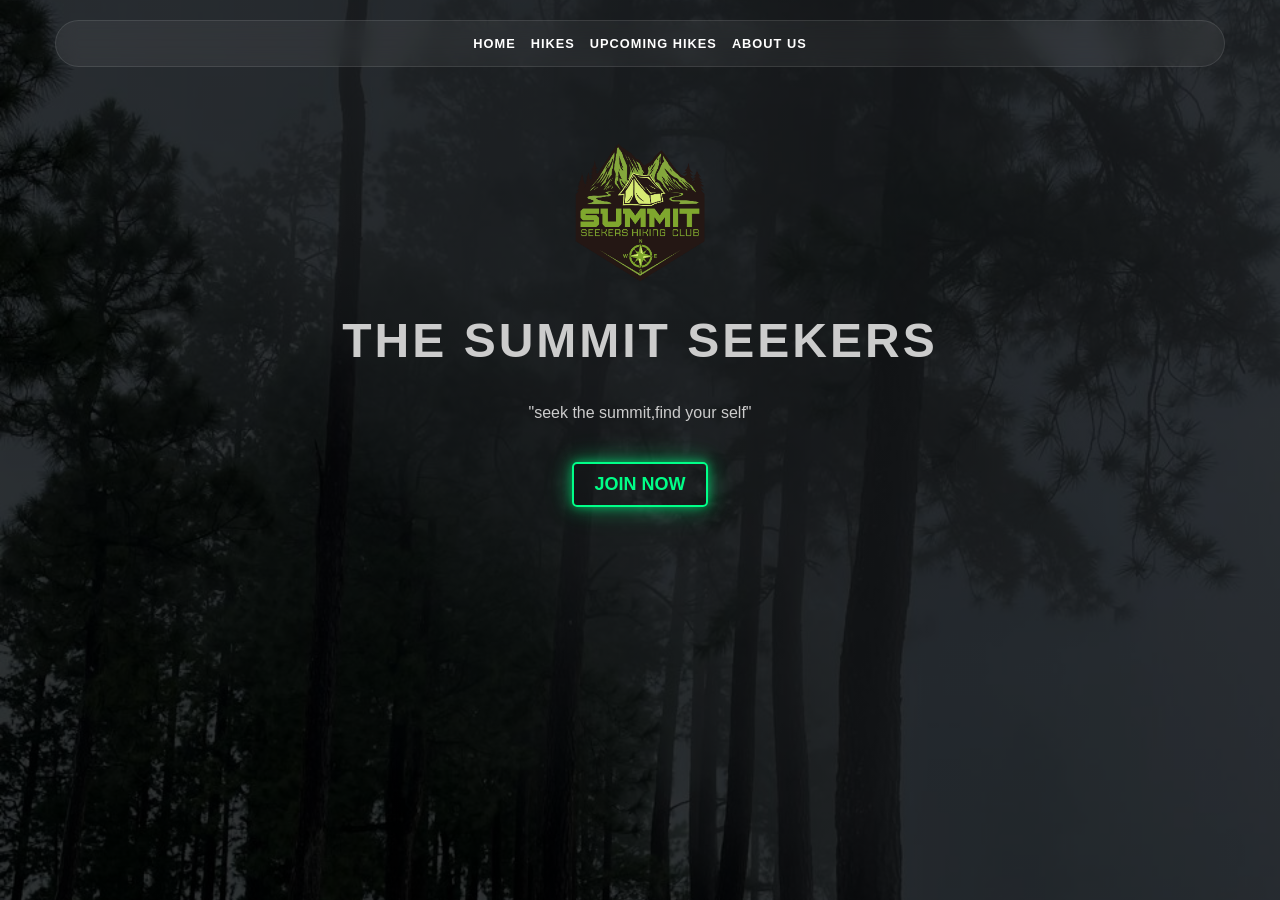
<file: index.html>
<!DOCTYPE html>
<html>
<head>
	<meta charset="utf-8">
	<meta name="viewport" content="width=device-width, initial-scale=1">
	<title>Summit seekers</title>
	<link rel="stylesheet" href="style.css">
	
</head>
<body id="hike-bg">
<nav>	
<a href="index.html">Home</a>
<a href="hikes.html">Hikes</a>
<a href="upcoming.html">Upcoming Hikes</a>
<a href="about.html">About us</a>
</nav>
<header>
	<a href="index.html" class="logo-link">
		<img src="summite.png"alt="Summit seekers logo" class="logo-img">
	</a>
	<h1>THE SUMMIT SEEKERS</h1>
	<p>"seek the summit,find your self"</p>
</header>

<a href="https://whatsapp.com/channel/0029VbB2CkIHltYAOKWKo81G" class="glow-button"><span>Join Now</span></a>


<footer>

</footer>















</body>
</html>
</file>
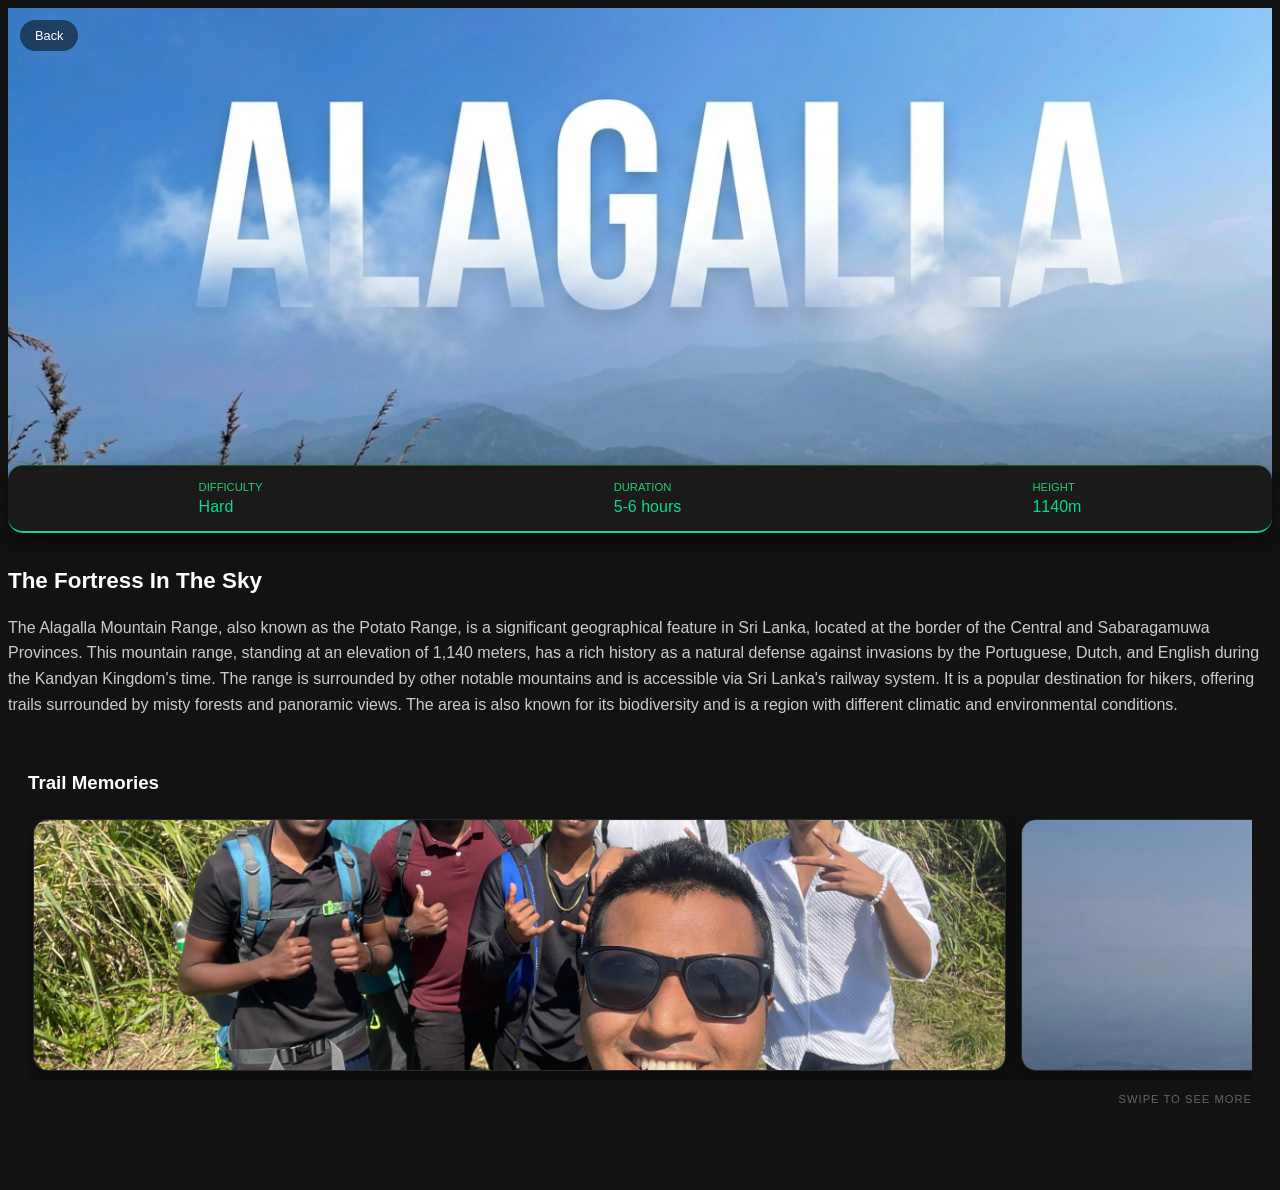
<file: alagalla.html>
<!DOCTYPE html>
<html>
<head>
	<meta charset="utf-8">
	<meta name="viewport" content="width=device-width, initial-scale=1">
	<title>alagalla.seekers</title>
	<link rel="stylesheet" type="text/css" href="style.css">
</head>
<body class="detai-page">
      <a href="hikes.html" class="back-link">Back</a>
	<div class="hero-ala"></div>
	<div
	class="hike-info-container">
		<div class="stats-bar">
			<div class="stat-item">
				<span>Difficulty</span>Hard</div>
				<div
				class="stat-item"><span>Duration</span>5-6 hours</div>
				<div class="stat-item"><span>Height</span>1140m</div>
		</div>
		<section class="description">
			<h3>The Fortress In The Sky</h3>
		 <p>
                 The Alagalla Mountain Range, also known as the Potato Range, is a significant geographical feature in Sri Lanka, located at the border of the Central and Sabaragamuwa Provinces. This mountain range, standing at an elevation of 1,140 meters, has a rich history as a natural defense against invasions by the Portuguese, Dutch, and English during the Kandyan Kingdom's time. The range is surrounded by other notable mountains and is accessible via Sri Lanka's railway system. It is a popular destination for hikers, offering trails surrounded by misty forests and panoramic views. The area is also known for its biodiversity and is a region with different climatic and environmental conditions. 
	       </p>
			       
		</section>
    </div>
    <section class="hike-gallery">
    	<h3>Trail Memories</h3>
    	<div class="slider-container">
    		<div class="slider-card"><img src="ala-01.jpg" alt="mist"></div>
    		<div class="slider-card"><img src="ala-02.jpg" alt="3 friends"></div>
    		<div class="slider-card"><img src="ala-03.jpg"alt="pine trees"></div>
    		<div class="slider-card"><img src="ala-04.jpg" alt="bus ride"></div>
    	</div>
    	<p class="swipe-hint">swipe to see more</p>
    </section>
</body>
</html>
</file>
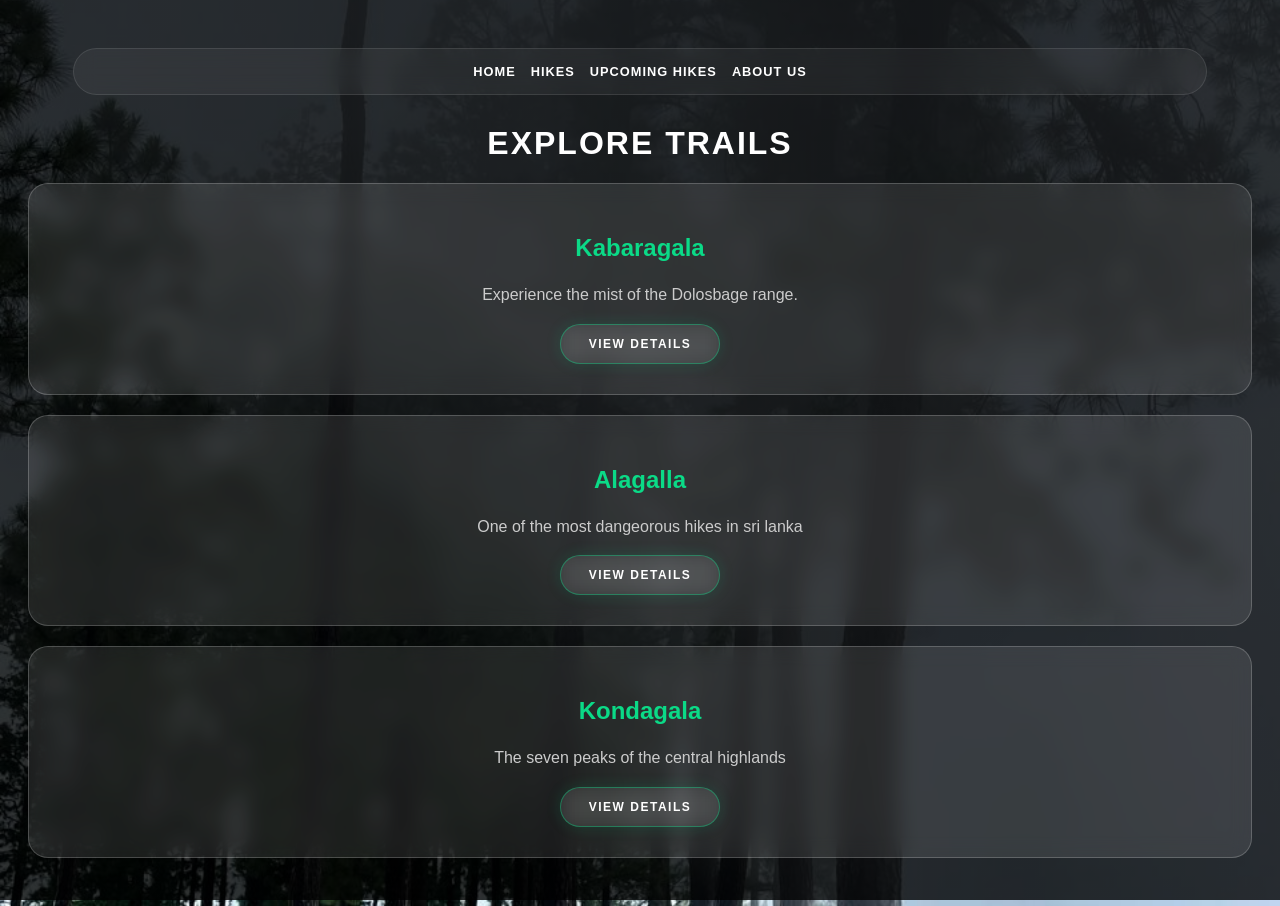
<file: hikes.html>
<!DOCTYPE html>
<html>
<head>
	<meta charset="utf-8">
	<meta name="viewport" content="width=device-width, initial-scale=1">
	<title>hikes.seekers</title>
	<link rel="stylesheet" type="text/css" href="style.css">
</head>
<body id="hike-bg">
	<header>
	 <nav>	
        <a href="index.html">Home</a>
		<a href="hikes.html">Hikes</a>
		<a href="upcoming.html">Upcoming Hikes</a>
		<a href="about.html">About us</a>
	</nav>
	<main
	 class="hike-selection-container">
	 <h1 class="page-title">Explore Trails</h1>
     <!--card1: kabaragala-->
     <div class="hike-card">
     	<h2>Kabaragala</h2>
     	<p>Experience the mist of the Dolosbage range.</p>
     	<a href="kabaragala.html" class="btn">view details</a>
     </div>
     <div class="hike-card">
     	<h2>Alagalla</h2>
     	<p>One of the most dangeorous hikes in sri lanka</p>
     	<a href="alagalla.html" class="btn">view details</a>
     </div>
     <div class="hike-card">
     	<h2>Kondagala</h2>
     	<p>The seven peaks of the central highlands</p>
     	<a href="kondagala.html" class="btn">view details</a>
     </div>		
	</main>
	</header>

</body>
</html>
</file>
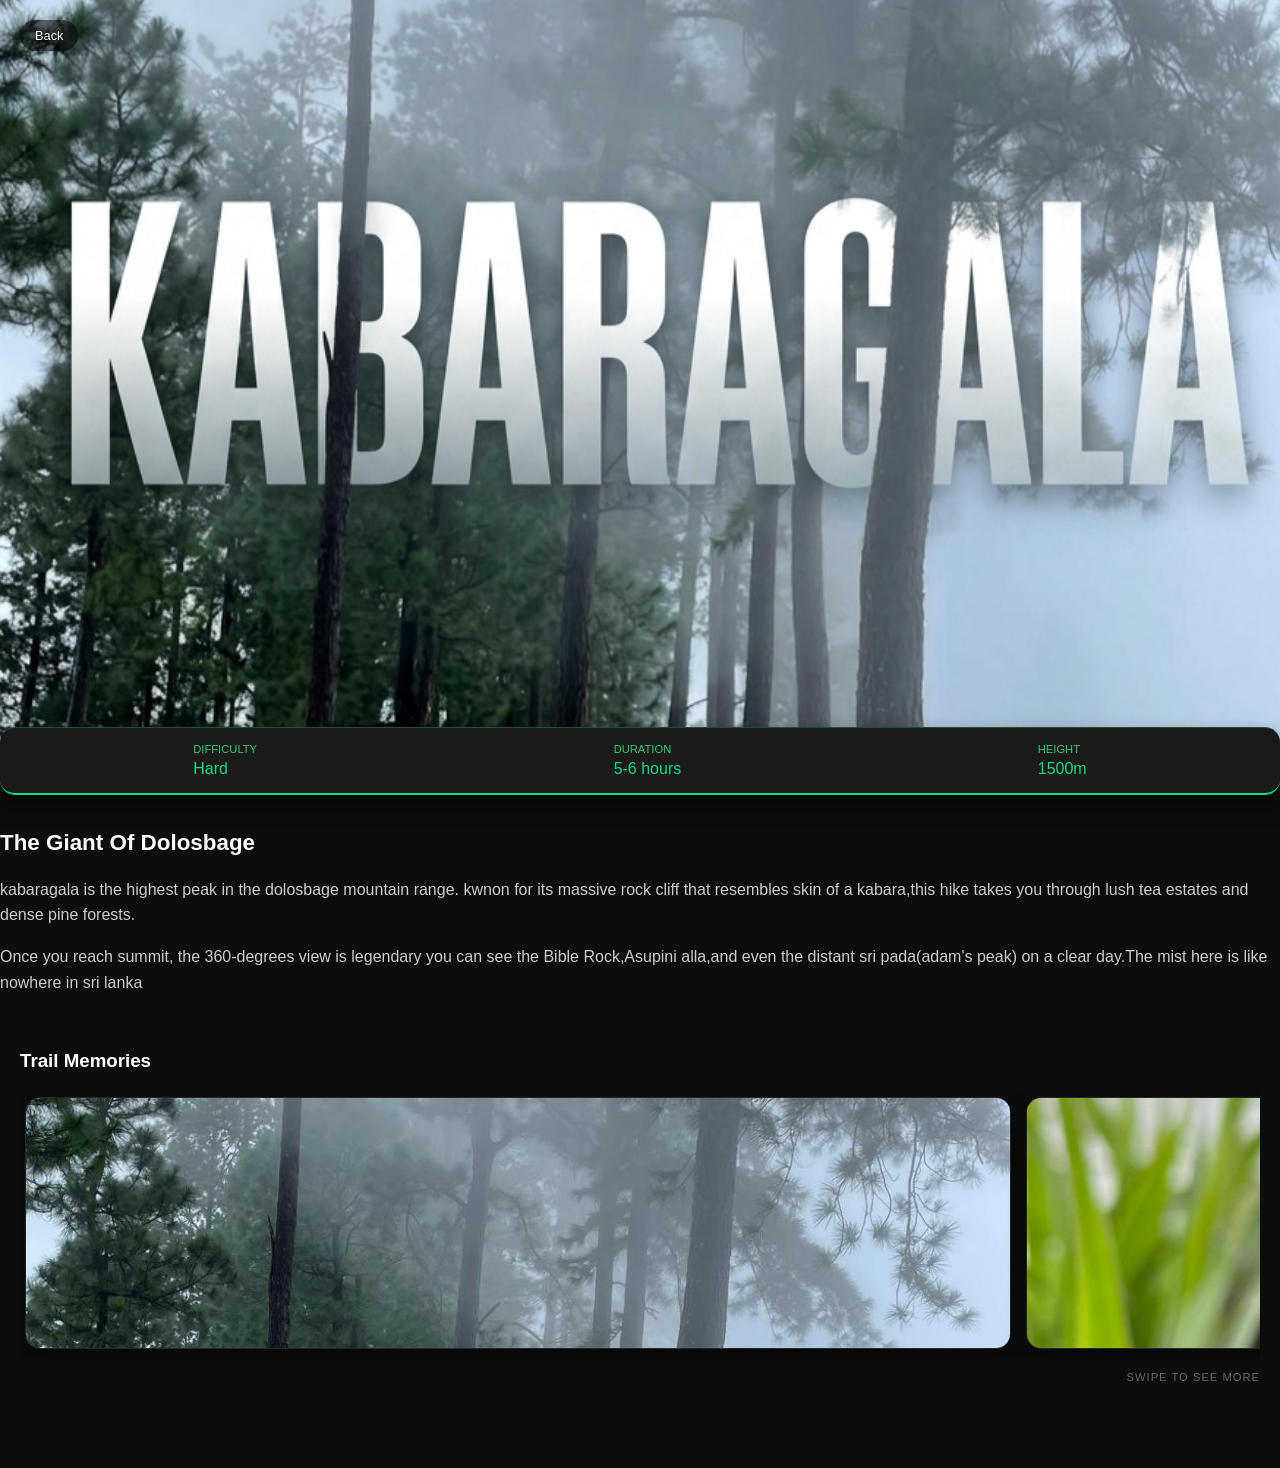
<file: kabaragala.html>
<!DOCTYPE html>
<html>
<head>
	<meta charset="utf-8">
	<meta name="viewport" content="width=device-width, initial-scale=1">
	<title>kabaragala.seekers</title>
	<link rel="stylesheet" type="text/css" href="style.css">
</head>

	<body class="detail-page">
	<a href="hikes.html" class="back-link">Back</a>
	<div class="hike-hero-img"></div>
	<div
	class="hike-info-container">
		<div class="stats-bar">
			<div class="stat-item">
				<span>Difficulty</span>Hard</div>
				<div
				class="stat-item"><span>Duration</span>5-6 hours</div>
				<div class="stat-item"><span>Height</span>1500m</div>
		</div>
		<section class="description">
			<h3>The Giant Of Dolosbage</h3>
			         <p>
				    kabaragala is the highest peak in the dolosbage mountain range.
				    kwnon for its massive rock cliff that resembles skin of a kabara,this hike takes you through lush tea
				    estates and dense pine forests. 
			        </p>
			        <p>
			        	Once you reach summit, the 360-degrees view is legendary you can see the Bible Rock,Asupini alla,and even the distant sri pada(adam's peak) on a clear day.The mist here is like nowhere in sri lanka
			        </p>
		</section>
    </div>
    <section class="hike-gallery">
    	<h3>Trail Memories</h3>
    	<div class="slider-container">
    		<div class="slider-card"><img src="Misty.jpg.jpg" alt="mist"></div>
    		<div class="slider-card"><img src="kaba-2.jpg" alt="3 friends"></div>
    		<div class="slider-card"><img src="kaba-3.jpg"alt="pine trees"></div>
    		<div class="slider-card"><img src="kaba-4.jpg" alt="bus ride"></div>
    	</div>
    	<p class="swipe-hint">swipe to see more</p>
    </section>
</body>
</html>
</file>
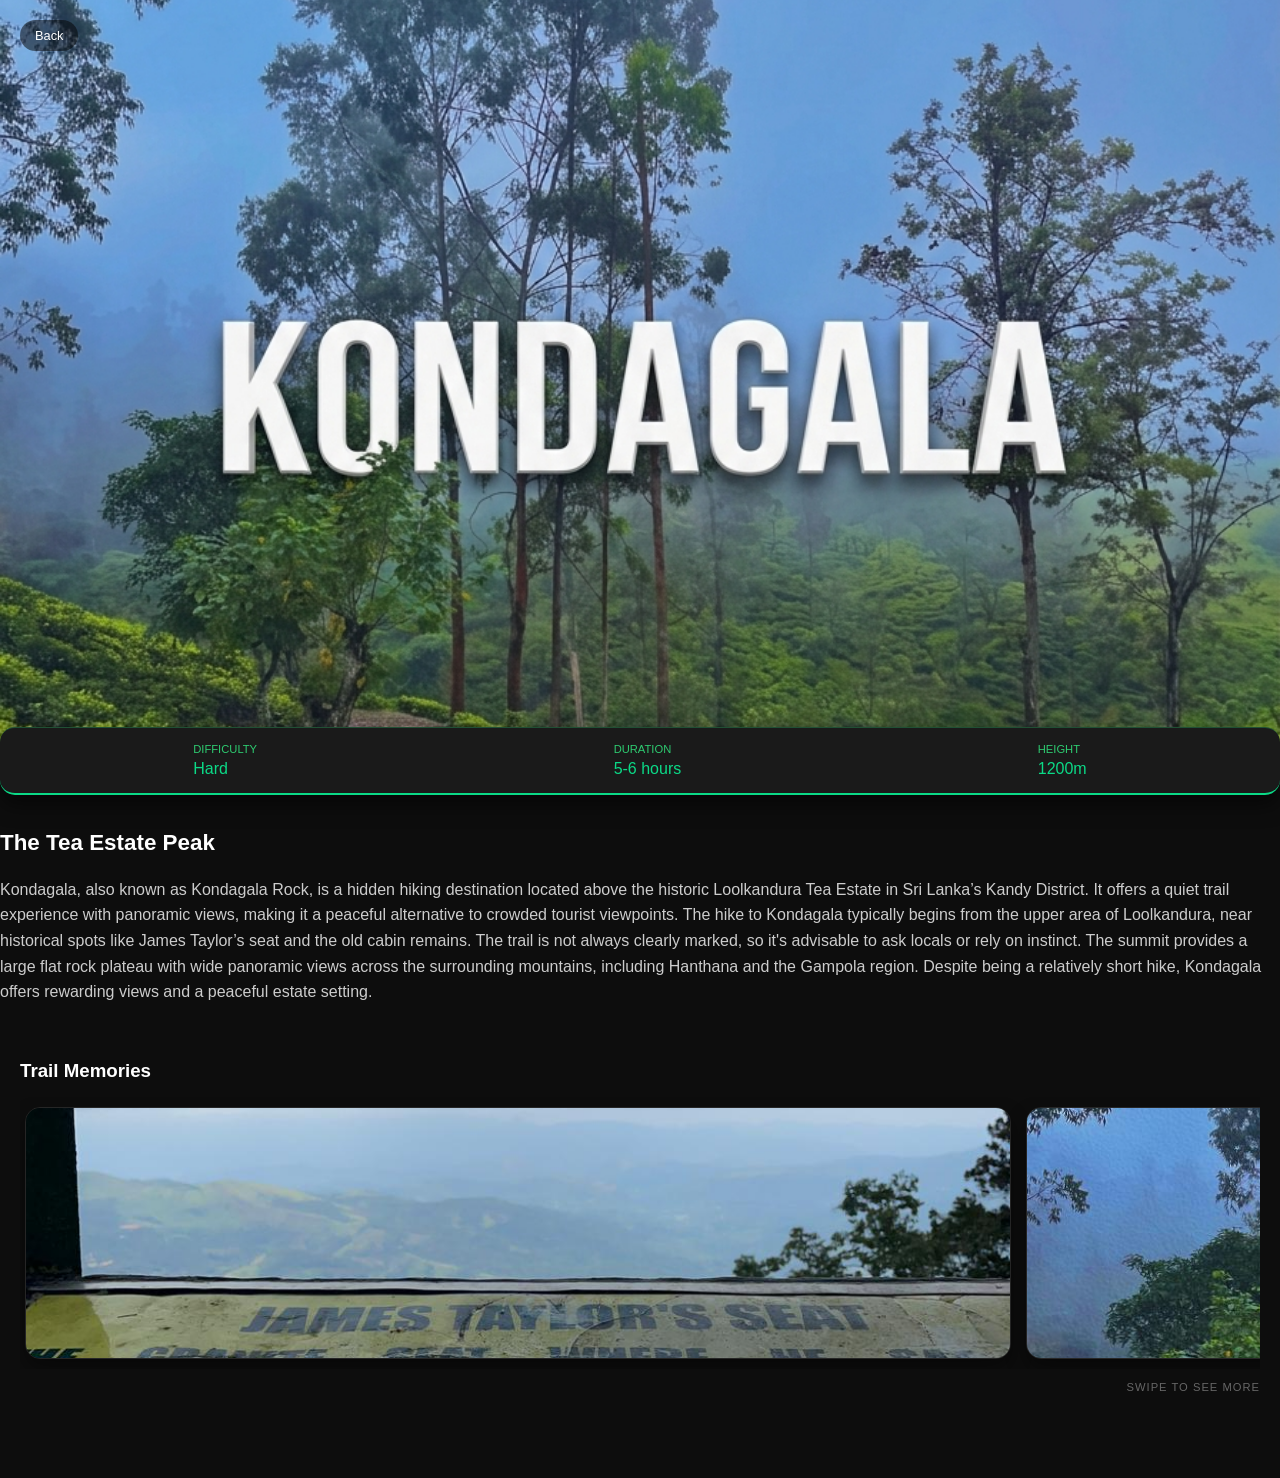
<file: kondagala.html>
<!DOCTYPE html>
<html>
<head>
	<meta charset="utf-8">
	<meta name="viewport" content="width=device-width, initial-scale=1">
	<title>kondagala.seekers</title>
	<link rel="stylesheet" type="text/css" href="style.css">
</head>
<body class="detail-page">
	<a href="hikes.html" class="back-link">Back</a>
	<div class="hero-konda"></div>
	<div
	class="hike-info-container">
		<div class="stats-bar">
			<div class="stat-item">
				<span>Difficulty</span>Hard</div>
				<div
				class="stat-item"><span>Duration</span>5-6 hours</div>
				<div class="stat-item"><span>Height</span>1200m</div>
		</div>
		<section class="description">
			<h3>The Tea Estate Peak</h3>
			 <p>
				   
              Kondagala, also known as Kondagala Rock, is a hidden hiking destination located above the historic Loolkandura Tea Estate in Sri Lanka’s Kandy District. It offers a quiet trail experience with panoramic views, making it a peaceful alternative to crowded tourist viewpoints. The hike to Kondagala typically begins from the upper area of Loolkandura, near historical spots like James Taylor’s seat and the old cabin remains. The trail is not always clearly marked, so it's advisable to ask locals or rely on instinct. The summit provides a large flat rock plateau with wide panoramic views across the surrounding mountains, including Hanthana and the Gampola region. Despite being a relatively short hike, Kondagala offers rewarding views and a peaceful estate setting. 
		    </p>
			        
		</section>
    </div>
    <section class="hike-gallery">
    	<h3>Trail Memories</h3>
    	<div class="slider-container">
    		<div class="slider-card"><img src="konda-1.jpg" alt="mist"></div>
    		<div class="slider-card"><img src="konda-2.jpg" alt="3 friends"></div>
    		<div class="slider-card"><img src="konda-3.jpg"alt="pine trees"></div>
    		<div class="slider-card"><img src="konda-4.jpg" alt="bus ride"></div>
    		<div class="slider-card"><img src="konda-5.jpg" alt="3 friends"></div>
    		<div class="slider-card"><img src="konda-6.jpg"alt="pine trees"></div>
    		<div class="slider-card"><img src="konda-7.jpg" alt="bus ride"></div>
    	</div>
    	<p class="swipe-hint">swipe to see more</p>
    </section>

</body>
</html>
</file>
<file: style.css>
body {
    background-color:#121212; 
    font-family: sans-serif; 

}
h1{
   font-size: 3rem; 
   text-align: center;
   letter-spacing: 3px;
   margin-top: 2px;
   color: #cccccc;
}

p{
  font-size: 1rem;
  line-height: 1.6;
  color: #cccccc;
}
header{
	padding: 20px;
	text-align: center;
}
.logo-img{
	width: 200px;
	height: auto;
	display: inline-block;
}
nav{
    background: rgba(255, 255, 255, 0.05);
    padding: 15px;
    border-radius: 50px;
    display: flex;
    justify-content: center;
    gap: 15px;
    margin: 20px auto;
    width: 90%;
    backdrop-filter: blur(10px);
    border: 1px solid rgba(255, 255, 255, 0.1);
}
nav a{
      text-decoration: none;
      color: #ffffff;
      font-size: 0.8rem;
      font-weight: bold;
      text-transform: uppercase;
      letter-spacing: 1px;
      transition: 0.3s;
}
nav a:hover{
       color:#00ff00 ;     
}
#hike-bg{
           background: linear-gradient(rgba(0, 0, 0, 0.8),rgba(0, 0, 0, 0.8)),url("Misty.jpg.jpg");
           background-size: cover;
           background-position: center;
           background-attachment: fixed;
           background-repeat: no-repeat;
}
hike-selection-container{
               padding: 15px;
               text-align: center;
}
.page-title{
    color: white;
    font-size: 2rem;
    margin-top: 30px;
    text-transform: uppercase;
    letter-spacing: 2px;
}
.hike-card{
    color: #0bda87;
    background: rgba(255, 255, 255, 0.1);
    backdrop-filter: blur(10px);
    border: 1px solid rgba(255, 255, 255, 0.2);
    border-radius: 20px;
    padding: 30px;
    margin: 20px 0;
    transition: 0.3s;
}
/* --- REPLACE YOUR OLD .hike-card h3 WITH THIS --- */
.hike-card h3 {
    color: #0bda87; /* Neon Jungle Green */
    text-shadow: 0 0 10px rgba(11, 218, 135, 0.2);
    font-size: 1.5rem;
    margin-bottom: 10px;
}

/* --- REPLACE YOUR OLD .btn WITH THIS --- */
.btn {
    display: inline-block;
    padding: 12px 28px;
    background: rgba(255, 255, 255, 0.05); 
    color: #fff;
    text-decoration: none;
    border-radius: 50px;
    
    /* Constant Subtle Glow */
    border: 1px solid rgba(11, 218, 135, 0.4); 
    box-shadow: 0 0 15px rgba(11, 218, 135, 0.15); 
    
    backdrop-filter: blur(8px);
    font-weight: 600;
    letter-spacing: 1.5px;
    transition: all 0.4s cubic-bezier(0.175, 0.885, 0.32, 1.275);
    text-transform: uppercase;
    font-size: 0.75rem;
}

/* --- REPLACE YOUR OLD .btn:hover WITH THIS --- */
.btn:hover {
    background: rgba(11, 218, 135, 0.1); 
    border: 1px solid #0bda87; 
    box-shadow: 0 0 25px rgba(11, 218, 135, 0.6); 
    transform: translateY(-5px) scale(1.05); 
    color: #0bda87;
}
.hike-card:active{
    transform: scale(0.95);
}
.detail-page{
    background-color: #0d0d0d;
    margin: 0;
    padding: 0;
    font-family: 'segoe UI',Tahoma,Geneva,Verdana,sans-serif;
}
.back-link{
    position: absolute;
    top: 20px;
    left: 20px;
    color: white;
    text-decoration: none;
    background: rgba(0, 0, 0, 0.5);
    padding: 8px 15px;
    border-radius: 20px;
    z-index: 10;
    font-size: 0.8rem;
}
.hike-hero-img{
    width: 100%;
    height: 85vh;
    background-image: url("kabaragala-hero-edit.png");
    background-size: cover;
    background-position: center;
    border-bottom: 2px solid orange;
}
.stats-bar{
    border-top: 1px solid rgba(46, 204, 113, 0.3);
    border-bottom:1px solid rgba(46, 204, 113, 0.3) ;
    display: flex;
    justify-content: space-around;
    background: #1a1a1a;
    padding: 15px;
    border-radius: 15px;
    margin-top: -40px;
    box-shadow: 0 10px 20px rgba(0, 0, 0, 0.5);
}
.stat-item {
    color: #0bda87; /* Was orange, now green */
}

.stats-bar {
    border-bottom: 2px solid #0bda87; /* Was orange, now green */
}
.stat-item span{
    display: block;
    color: #2ecc71;
    font-size: 0.7rem;
    text-transform: uppercase;
    margin-bottom: 5px;
}
.description{
    margin-top: 30px;
    color: #ccc;
    line-height: 1.6;
}
.description h3{
    color: white;
    font-size: 1.4rem;
    margin-bottom: 15px;
}
.hero-konda{
    width: 100%;
    height: 85vh;
    background-image: url("kondagala-hero-edit.png");
    background-size: cover;
    background-position: center;
    border-bottom: 2px solid orange;
}
.hero-ala{
    width: 100%;
    height: 55vh;
    background-image: url("alagalla-hero-edit.png");
    background-size: cover;
    background-position: center;
    border-bottom: 2px solid orange;
}
.hike-gallery{
    padding: 20px;
    margin-bottom: 50px;
}
.hike-gallery h3{
    color: white;
    margin-bottom: 15px;
}
.slider-container{
    display: flex;
    overflow-x: auto;
    gap: 15px;
    padding: 10px 5px;
    scroll-snap-type: x mandatory;
    scrollbar-width: none;
}
.slider-container:
:webkit-scrollbar{
    display: none;
}
.slider-card{
    flex: 0 0 80%;
    height: 250px;
    scroll-snap-align:center ;
    border-radius: 15px;
    overflow: hidden;
    box-shadow: 0 10px 20px rgba(0, 0, 0, 0.4);
    border: 1px solid rgba(255, 255, 255, 0.1);
    transition: transform 0.3s ease;
}
.slider-card img{
    width: 100%;
    height: 100%;
    object-fit: cover;
}
.swipe-hint{
    color: #666;
    font-size: 0.7rem;
    text-align: right;
    margin-top: 10px;
    text-transform: uppercase;
    letter-spacing: 1px;
}
/*.member-section{
    padding: 40px 20px;
    margin-bottom: 50px;
    overflow: hidden;
}
.member-row{
    display: flex;
    align-items: center;
    justify-content: space-between;
    gap: 20px;
}
.member-text{
    flex: 1;
    z-index: 2;
}
.member-no{
    color: rgba(11, 218, 135, 0.2);
    font-size: 4rem;
    font-weight: 800;
    display: block;
    margin-bottom: -20px;
}
.member-text h3{
    color: #fff;
    font-size: 2rem;
    margin-bottom: 5px;
}
.member-badges{
    display: flex;
    gap: 10px;
    margin-top: 20px;
}
.badge{
    background: rgba(11, 218, 135, 0.1);
    border: 1px solid #0bda87;
    color: #0bda87;
    padding: 5px 12px;
    border-radius: 20px;
    font-size: 0.7rem;
    text-transform: uppercase;
}
.member-image-container{
    flex: 1;
    position: relative;
    display: flex;
    justify-content: flex-end;
}
.floting-img{
    width: 120%;
    max-width: 350px;
    z-index: 2;
    filter: drop-shadow(0 10px 20px rgba(0, 0, 0, 0.5));
}
.glow-circle{
    position: absolute;
    width: 250px;
    height: 250px;
    background: radial-gradient(circle,rgba(11, 218, 135, 0.4)0% transparent70%);
    right: -50px;
    top: 50%;
    transform: translateY(-50%);
    z-index: 1;
}
@media (max-width: 600px){
    .member-row{
        flex-direction: column-reverse;
        text-align: center;
    }
    .member-image-container{
        justify-content: center;
        margin-bottom: 30px;
    }
    .member-badges{
        justify-content: center;
    }
}*/
.glow-button{
    text-align: center;
    display: table; padding: 10px 20px;
    margin: 0 auto;
    font-size: 18px; font-weight: bold;
    color: #00ff88; text-transform: uppercase;
    text-decoration: none;
    background-color: transparent;
    border: 2px solid #00ff88;
    border-radius: 5px;
    box-shadow: 0 0 10px rgba(0, 255, 136, 0.5),0 0 20px 
    rgba(0, 255, 136, 0.3),0 0 30px rgba(0, 255, 136, 0.2);
    transition: all 0.4s ease;
    position: relative; overflow: hidden;
    justify-content: center;
}
</file>
